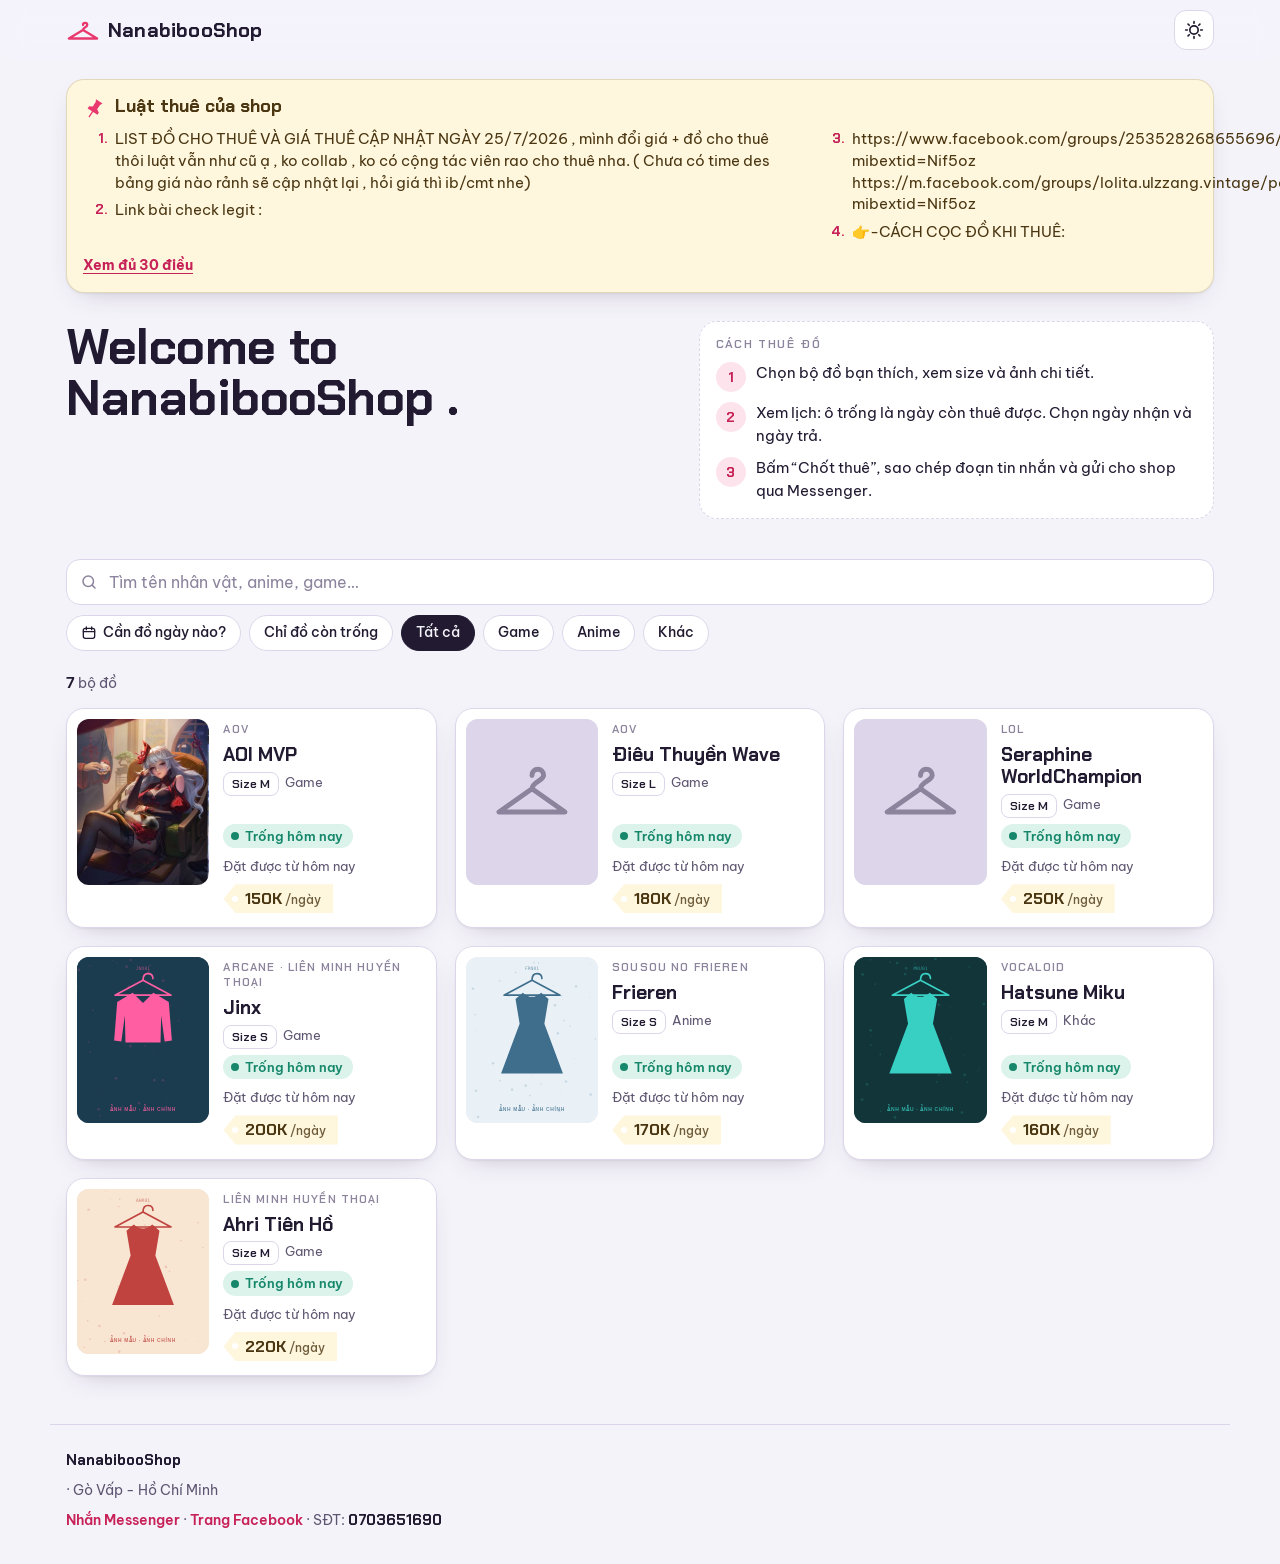
<file: index.html>
<!doctype html>
<html lang="vi">
<head>
  <meta charset="utf-8">
  <meta name="viewport" content="width=device-width, initial-scale=1, viewport-fit=cover">
  <title>NanabibooShop</title>
  <meta name="description" content="NanabibooShop — cho thuê đồ cosplay anime & game theo ngày. Xem lịch trống và chốt thuê qua Messenger.">
  <meta name="theme-color" content="#F5F3FA" media="(prefers-color-scheme: light)">
  <meta name="theme-color" content="#14111C" media="(prefers-color-scheme: dark)">
  <link rel="icon" href="data:image/svg+xml,%3Csvg xmlns='http://www.w3.org/2000/svg' viewBox='0 0 64 64'%3E%3Crect width='64' height='64' rx='16' fill='%23E8386D'/%3E%3Cpath d='M32 18c0-5 7-5 7 0 0 3-7 4-7 8L12 40h40L32 26' fill='none' stroke='white' stroke-width='5' stroke-linecap='round' stroke-linejoin='round'/%3E%3C/svg%3E">
  <link rel="preconnect" href="https://fonts.googleapis.com">
  <link rel="preconnect" href="https://fonts.gstatic.com" crossorigin>
  <link rel="stylesheet" href="https://fonts.googleapis.com/css2?family=Be+Vietnam+Pro:wght@400;500;600;700&family=Chakra+Petch:wght@500;600;700&display=swap">
  <link rel="stylesheet" href="css/style.css">
</head>
<body>
  <header class="topbar">
    <div class="topbar__in">
      <a class="brand" href="#/" aria-label="Về trang chủ">
        <svg class="brand__hanger" viewBox="0 0 48 32" aria-hidden="true"><path d="M24 9c0-4 6-4 6 0 0 3-6 3.5-6 7L4 28h40L24 16" fill="none" stroke="currentColor" stroke-width="3.2" stroke-linecap="round" stroke-linejoin="round"/></svg>
        <span class="brand__name" id="brandName">NanabibooShop</span>
      </a>
      <button class="icon-btn" id="themeBtn" type="button" aria-label="Đổi giao diện sáng/tối">
        <svg viewBox="0 0 24 24" aria-hidden="true"><path class="sun" d="M12 4V2m0 20v-2m8-8h2M2 12h2m13.7-5.7 1.4-1.4M4.9 19.1l1.4-1.4m0-11.4L4.9 4.9m14.2 14.2-1.4-1.4M12 17a5 5 0 1 0 0-10 5 5 0 0 0 0 10Z" fill="none" stroke="currentColor" stroke-width="2" stroke-linecap="round"/><path class="moon" d="M20 14.5A8 8 0 0 1 9.5 4 8 8 0 1 0 20 14.5Z" fill="none" stroke="currentColor" stroke-width="2" stroke-linejoin="round"/></svg>
      </button>
    </div>
  </header>

  <main id="app" class="wrap"></main>

  <footer class="footer wrap" id="footer"></footer>

  <!-- Hộp chốt thuê -->
  <dialog class="sheet" id="bookSheet" aria-labelledby="bookTitle">
    <div class="sheet__grab" aria-hidden="true"></div>
    <div class="sheet__head">
      <h2 id="bookTitle">Gửi tin nhắn chốt thuê</h2>
      <button class="icon-btn" type="button" data-close aria-label="Đóng">
        <svg viewBox="0 0 24 24" aria-hidden="true"><path d="M6 6l12 12M18 6 6 18" stroke="currentColor" stroke-width="2.2" stroke-linecap="round"/></svg>
      </button>
    </div>
    <ol class="sheet__steps">
      <li>Bấm <b>Sao chép</b> để copy đoạn tin nhắn bên dưới.</li>
      <li>Mở Messenger của shop và <b>dán</b> vào khung chat rồi gửi.</li>
      <li>Shop sẽ trả lời xác nhận lịch và hướng dẫn đặt cọc.</li>
    </ol>
    <label class="sr-only" for="bookText">Nội dung tin nhắn</label>
    <textarea id="bookText" class="sheet__text" rows="11" readonly></textarea>
    <div class="sheet__actions">
      <button class="btn btn--ghost" type="button" id="copyBtn">
        <svg viewBox="0 0 24 24" aria-hidden="true"><rect x="8" y="8" width="12" height="12" rx="2.5" fill="none" stroke="currentColor" stroke-width="2"/><path d="M16 8V6a2 2 0 0 0-2-2H6a2 2 0 0 0-2 2v8a2 2 0 0 0 2 2h2" fill="none" stroke="currentColor" stroke-width="2"/></svg>
        <span>Sao chép</span>
      </button>
      <a class="btn btn--primary" id="messengerBtn" href="#" target="_blank" rel="noopener">
        <svg viewBox="0 0 24 24" aria-hidden="true"><path d="M12 2.5C6.6 2.5 2.5 6.4 2.5 11.4c0 2.7 1.2 5 3.2 6.6V21l3-1.6c1 .3 2.1.4 3.3.4 5.4 0 9.5-3.9 9.5-8.9S17.4 2.5 12 2.5Zm1 11.9-2.4-2.6-4.7 2.6 5.2-5.5 2.5 2.6 4.6-2.6-5.2 5.5Z" fill="currentColor"/></svg>
        <span>Sao chép &amp; mở Messenger</span>
      </a>
    </div>
  </dialog>

  <!-- Xem ảnh lớn -->
  <dialog class="lightbox" id="lightbox" aria-label="Xem ảnh">
    <img id="lbImg" alt="">
    <button class="lb-btn lb-prev" type="button" aria-label="Ảnh trước">‹</button>
    <button class="lb-btn lb-next" type="button" aria-label="Ảnh sau">›</button>
    <button class="lb-btn lb-close" type="button" data-close aria-label="Đóng">✕</button>
    <p class="lb-count" id="lbCount"></p>
  </dialog>

  <div class="toast" id="toast" role="status" aria-live="polite"></div>

  <!-- Luôn tải data.js mới nhất (tránh trình duyệt / GitHub giữ bản cũ) -->
  <script>document.write('<script src="data.js?v=' + Date.now() + '"><\/script>');</script>
  <script src="js/common.js"></script>
  <script src="js/app.js"></script>
</body>
</html>
</file>
<file: css/style.css>
/* ============ NanabibooShop — giao diện ============ */
:root {
  --bg: #F5F3FA;
  --surface: #FFFFFF;
  --surface-2: #EEEAF6;
  --ink: #211A31;
  --ink-2: #5E5670;
  --ink-3: #8C849D;
  --line: #DDD6EA;
  --accent: #E8386D;
  --accent-2: #C72257;
  --accent-ink: #FFFFFF;
  --accent-soft: #FDE3EB;
  --tag: #FFF6DE;
  --tag-ink: #4A3712;
  --free: #16876A;
  --free-soft: #DBF3EA;
  --busy: #CF3A55;
  --busy-soft: #FBE1E6;
  --clean: #A8700A;
  --clean-soft: #FAEFD3;
  --shadow: 0 1px 2px rgba(33, 26, 49, .06), 0 10px 28px -14px rgba(33, 26, 49, .28);
  --shadow-lift: 0 2px 4px rgba(33, 26, 49, .06), 0 18px 36px -16px rgba(33, 26, 49, .38);
  --r: 18px;
  --r-sm: 12px;
  --f-display: "Chakra Petch", "Be Vietnam Pro", system-ui, sans-serif;
  --f-body: "Be Vietnam Pro", system-ui, -apple-system, "Segoe UI", Roboto, sans-serif;
  --ease: cubic-bezier(.2, .8, .2, 1);
  color-scheme: light;
}
@media (prefers-color-scheme: dark) {
  :root:not([data-theme="light"]) {
    --bg: #14111C; --surface: #1D1928; --surface-2: #272136; --ink: #F2EEF9; --ink-2: #B3AAC6; --ink-3: #847B97;
    --line: #342D45; --accent: #FF5C8A; --accent-2: #FF7FA3; --accent-ink: #1A0D14; --accent-soft: #3B1D2B;
    --tag: #2E2638; --tag-ink: #F6DDA6; --free: #43D1A3; --free-soft: #16322A; --busy: #FF7087; --busy-soft: #3A1C25;
    --clean: #EDB54A; --clean-soft: #362B13;
    --shadow: 0 1px 2px rgba(0, 0, 0, .3), 0 12px 30px -16px rgba(0, 0, 0, .7);
    --shadow-lift: 0 2px 4px rgba(0, 0, 0, .3), 0 20px 40px -16px rgba(0, 0, 0, .8);
    color-scheme: dark;
  }
}
:root[data-theme="dark"] {
  --bg: #14111C; --surface: #1D1928; --surface-2: #272136; --ink: #F2EEF9; --ink-2: #B3AAC6; --ink-3: #847B97;
  --line: #342D45; --accent: #FF5C8A; --accent-2: #FF7FA3; --accent-ink: #1A0D14; --accent-soft: #3B1D2B;
  --tag: #2E2638; --tag-ink: #F6DDA6; --free: #43D1A3; --free-soft: #16322A; --busy: #FF7087; --busy-soft: #3A1C25;
  --clean: #EDB54A; --clean-soft: #362B13;
  --shadow: 0 1px 2px rgba(0, 0, 0, .3), 0 12px 30px -16px rgba(0, 0, 0, .7);
  --shadow-lift: 0 2px 4px rgba(0, 0, 0, .3), 0 20px 40px -16px rgba(0, 0, 0, .8);
  color-scheme: dark;
}

*, *::before, *::after { box-sizing: border-box; }
html { -webkit-text-size-adjust: 100%; scroll-behavior: smooth; }
body {
  margin: 0;
  background: var(--bg);
  color: var(--ink);
  font: 400 15px/1.55 var(--f-body);
  -webkit-font-smoothing: antialiased;
  min-height: 100vh;
  display: flex;
  flex-direction: column;
}
img { max-width: 100%; display: block; }
button, input, select, textarea { font: inherit; color: inherit; }
a { color: inherit; }
:focus-visible { outline: 3px solid var(--accent); outline-offset: 2px; border-radius: 6px; }
.sr-only { position: absolute; width: 1px; height: 1px; overflow: hidden; clip: rect(0 0 0 0); white-space: nowrap; }
[hidden] { display: none !important; }

.wrap { width: 100%; max-width: 1180px; margin-inline: auto; padding-inline: 16px; }
main.wrap { flex: 1; padding-block: 8px 48px; }

/* ---------- Thanh trên ---------- */
.topbar {
  position: sticky; top: 0; z-index: 20;
  padding-top: env(safe-area-inset-top, 0px);
  background: color-mix(in srgb, var(--bg) 82%, transparent);
  backdrop-filter: saturate(1.4) blur(12px);
  -webkit-backdrop-filter: saturate(1.4) blur(12px);
  border-bottom: 1px solid transparent;
  transition: border-color .2s;
}
.topbar.is-scrolled { border-bottom-color: var(--line); }
.topbar__in { max-width: 1180px; margin-inline: auto; padding: 10px 16px; display: flex; align-items: center; justify-content: space-between; gap: 12px; }
.brand { display: inline-flex; align-items: center; gap: 8px; text-decoration: none; }
.brand__hanger { width: 34px; height: 24px; color: var(--accent); transform-origin: 50% 20%; }
.brand:hover .brand__hanger { animation: swing .9s var(--ease); }
.brand__name { font: 700 20px/1 var(--f-display); letter-spacing: .01em; }
.icon-btn {
  width: 40px; height: 40px; border-radius: 12px; border: 1px solid var(--line);
  background: var(--surface); display: grid; place-items: center; cursor: pointer; flex: none;
  transition: transform .15s var(--ease), background .2s;
}
.icon-btn:hover { background: var(--surface-2); }
.icon-btn:active { transform: scale(.92); }
.icon-btn svg { width: 20px; height: 20px; }
#themeBtn .moon { display: none; }
:root[data-theme="dark"] #themeBtn .sun { display: none; }
:root[data-theme="dark"] #themeBtn .moon { display: inline; }

/* ---------- Trang chủ ---------- */
.hero { padding-block: 14px 6px; display: grid; gap: 16px; }
.hero h1 {
  margin: 0; font: 700 clamp(28px, 7.4vw, 50px)/1.02 var(--f-display);
  letter-spacing: -.01em; text-wrap: balance; max-width: 16ch;
}
.hero h1 em { font-style: normal; color: var(--accent); }
.hero__sub { margin: 0; color: var(--ink-2); max-width: 52ch; }

.howto {
  background: var(--surface); border: 1.5px dashed var(--line); border-radius: var(--r);
  padding: 16px; display: grid; gap: 12px;
}
.howto__title { margin: 0; font: 600 12px/1 var(--f-display); letter-spacing: .14em; text-transform: uppercase; color: var(--ink-3); }
.howto ol { list-style: none; margin: 0; padding: 0; display: grid; gap: 10px; counter-reset: s; }
.howto li { counter-increment: s; display: grid; grid-template-columns: 30px 1fr; gap: 10px; align-items: start; font-size: 14.5px; }
.howto li::before {
  content: counter(s); width: 30px; height: 30px; border-radius: 50%;
  display: grid; place-items: center; font: 700 14px/1 var(--f-display);
  background: var(--accent-soft); color: var(--accent-2);
}

@media (min-width: 900px) {
  .hero { grid-template-columns: minmax(0, 1.15fr) minmax(0, 1fr); align-items: center; column-gap: 40px; padding-block: 28px 8px; }
  .hero h1, .hero__sub { grid-column: 1; }
  .hero .howto { grid-column: 2; grid-row: 1 / span 2; }
}

/* Luật thuê (ghim đầu trang) */
.rules {
  position: relative; margin-top: 10px; padding: 16px 16px 14px; border-radius: var(--r);
  background: var(--tag); color: var(--tag-ink);
  border: 1px solid color-mix(in srgb, var(--tag-ink) 16%, transparent);
  box-shadow: var(--shadow); display: grid; gap: 10px;
}
.rules__head { display: flex; align-items: center; flex-wrap: wrap; gap: 8px 10px; }
.rules__pin { width: 22px; height: 22px; color: var(--accent); flex: none; transform: rotate(-12deg); transform-origin: 70% 30%; }
.rules:hover .rules__pin { animation: swing .9s var(--ease); }
.rules__head h2 { margin: 0; font: 700 18px/1.2 var(--f-display); }
.rules__tag { font: 600 11px/1 var(--f-display); letter-spacing: .12em; text-transform: uppercase; padding: 5px 8px; border-radius: 999px; background: color-mix(in srgb, var(--tag-ink) 10%, transparent); }
.rules__list { margin: 0; padding: 0; list-style: none; counter-reset: r; display: grid; gap: 6px; }
.rules__list li { counter-increment: r; display: grid; grid-template-columns: 24px 1fr; gap: 8px; font-size: 14.5px; line-height: 1.5; }
.rules__list li::before { content: counter(r) "."; font: 700 14px/1.5 var(--f-display); color: var(--accent-2); text-align: right; }
.rules.is-collapsed .rules__list li:nth-child(n+5) { display: none; }
.rules__more { justify-self: start; border: 0; background: none; padding: 2px 0; font-weight: 700; font-size: 14px; color: var(--accent-2); cursor: pointer; text-decoration: underline; text-underline-offset: 3px; }
@media (min-width: 520px) { .rules__tag { margin-left: auto; } }
@media (min-width: 720px) { .rules__list { display: block; columns: 2; column-gap: 32px; } .rules__list li { break-inside: avoid; margin-bottom: 6px; } }

/* Bộ lọc */
.filters { position: sticky; top: calc(env(safe-area-inset-top, 0px) + 60px); z-index: 10; margin-top: 22px; padding-block: 10px; background: var(--bg); display: grid; gap: 10px; }
.search { position: relative; }
.search svg { position: absolute; left: 14px; top: 50%; width: 18px; height: 18px; transform: translateY(-50%); color: var(--ink-3); pointer-events: none; }
.search input {
  width: 100%; height: 46px; border-radius: 14px; border: 1px solid var(--line); background: var(--surface);
  padding: 0 14px 0 42px; font-size: 16px;
}
.search input::placeholder { color: var(--ink-3); }
.filter-row { display: flex; gap: 8px; overflow-x: auto; scrollbar-width: none; padding-bottom: 2px; align-items: center; }
.filter-row::-webkit-scrollbar { display: none; }
.chip {
  flex: none; height: 36px; padding: 0 14px; border-radius: 999px; border: 1px solid var(--line);
  background: var(--surface); cursor: pointer; font-weight: 500; font-size: 14px; white-space: nowrap;
  display: inline-flex; align-items: center; gap: 6px;
  transition: background .2s, color .2s, border-color .2s, transform .15s var(--ease);
}
.chip:active { transform: scale(.95); }
.chip[aria-pressed="true"] { background: var(--ink); color: var(--bg); border-color: var(--ink); }
.chip--date { position: relative; }
.chip--date input { position: absolute; inset: 0; opacity: 0; cursor: pointer; width: 100%; }
.chip--date.is-set { background: var(--accent); color: var(--accent-ink); border-color: var(--accent); }
.chip svg { width: 16px; height: 16px; }
.chip__x { display: none; margin-left: 2px; width: 18px; height: 18px; border-radius: 50%; background: color-mix(in srgb, currentColor 20%, transparent); place-items: center; font-size: 12px; line-height: 1; position: relative; z-index: 2; }
.chip--date.is-set .chip__x { display: inline-grid; }

.list-meta { display: flex; justify-content: space-between; align-items: baseline; gap: 12px; margin: 8px 0 12px; color: var(--ink-2); font-size: 14px; }
.list-meta b { color: var(--ink); font-family: var(--f-display); font-size: 16px; }

/* Lưới sản phẩm */
.grid { display: grid; gap: 14px; grid-template-columns: 1fr; }
@media (min-width: 720px) { .grid { grid-template-columns: repeat(2, 1fr); gap: 18px; } }
@media (min-width: 1100px) { .grid { grid-template-columns: repeat(3, 1fr); } }

.card {
  position: relative; display: grid; grid-template-columns: 38% 1fr; gap: 14px;
  background: var(--surface); border-radius: var(--r); padding: 10px; text-decoration: none;
  box-shadow: var(--shadow); border: 1px solid var(--line);
  transition: transform .25s var(--ease), box-shadow .25s var(--ease);
  animation: rise .5s var(--ease) both; animation-delay: calc(var(--i, 0) * 50ms);
}
.card:hover { transform: translateY(-3px); box-shadow: var(--shadow-lift); }
.card:active { transform: scale(.985); }
.card__img { aspect-ratio: 4 / 5; border-radius: var(--r-sm); overflow: hidden; background: var(--surface-2); max-width: 100%; }
.card__img img { width: 100%; height: 100%; object-fit: cover; transition: transform .5s var(--ease); }
.card:hover .card__img img { transform: scale(1.05); }
.card__body { display: flex; flex-direction: column; gap: 6px; min-width: 0; padding: 4px 2px 4px 0; }
.eyebrow { font: 600 11.5px/1.3 var(--f-display); letter-spacing: .1em; text-transform: uppercase; color: var(--ink-3); overflow-wrap: anywhere; }
.card__name { margin: 0; font: 700 19px/1.15 var(--f-display); text-wrap: balance; overflow-wrap: anywhere; }
.card__meta { display: flex; flex-wrap: wrap; gap: 6px; font-size: 13px; color: var(--ink-2); }
.size { display: inline-flex; align-items: center; gap: 4px; border: 1px solid var(--line); border-radius: 8px; padding: 1px 8px; font: 600 12.5px/1.6 var(--f-display); color: var(--ink); }
.card__foot { margin-top: auto; display: flex; flex-direction: column; align-items: flex-start; gap: 8px; }

.status { display: inline-flex; align-items: center; gap: 6px; padding: 4px 10px 4px 8px; border-radius: 999px; font-size: 12.5px; font-weight: 600; line-height: 1.3; }
.status::before { content: ""; width: 8px; height: 8px; border-radius: 50%; background: currentColor; flex: none; }
.status--free { background: var(--free-soft); color: var(--free); }
.status--free::before { animation: pulse 2s ease-in-out infinite; }
.status--busy { background: var(--busy-soft); color: var(--busy); }
.status--clean { background: var(--clean-soft); color: var(--clean); }
.status--soon { background: var(--clean-soft); color: var(--clean); }
.status--none { background: var(--surface-2); color: var(--ink-2); }

/* Thẻ giá dạng mác treo đồ */
.pricetag {
  position: relative; display: inline-flex; align-items: baseline; gap: 3px;
  background: var(--tag); color: var(--tag-ink); padding: 5px 12px 5px 22px;
  font: 700 16px/1.2 var(--f-display);
  clip-path: polygon(12px 0, 100% 0, 100% 100%, 12px 100%, 0 50%);
  transform-origin: 0 50%; transition: transform .35s var(--ease);
}
.pricetag::before { content: ""; position: absolute; left: 9px; top: 50%; width: 6px; height: 6px; margin-top: -3px; border-radius: 50%; background: var(--surface); }
.pricetag small { font: 500 12px/1 var(--f-body); opacity: .8; }
.card:hover .pricetag { transform: rotate(-4deg); }

.empty { text-align: center; padding: 48px 16px; color: var(--ink-2); display: grid; gap: 10px; justify-items: center; }
.empty svg { width: 64px; height: 44px; color: var(--ink-3); }

/* ---------- Trang chi tiết ---------- */
.back { display: inline-flex; align-items: center; gap: 6px; margin: 6px 0 14px; text-decoration: none; font-weight: 600; font-size: 14px; color: var(--ink-2); padding: 6px 10px 6px 4px; border-radius: 10px; }
.back:hover { color: var(--ink); background: var(--surface-2); }
.back svg { width: 18px; height: 18px; transition: transform .2s var(--ease); }
.back:hover svg { transform: translateX(-3px); }

.detail { display: grid; gap: 22px; animation: fadeIn .35s var(--ease) both; }
.d-top { display: grid; grid-template-columns: 44% 1fr; gap: 14px; align-items: start; }
.d-cover { aspect-ratio: 4 / 5; border-radius: var(--r); overflow: hidden; background: var(--surface-2); cursor: zoom-in; box-shadow: var(--shadow); padding: 0; border: 0; width: 100%; max-width: 100%; }
.d-cover img { width: 100%; height: 100%; object-fit: cover; }
.d-info { display: flex; flex-direction: column; gap: 8px; min-width: 0; }
.d-info h1 { margin: 0; font: 700 clamp(22px, 6vw, 38px)/1.08 var(--f-display); text-wrap: balance; overflow-wrap: anywhere; }
.d-code { font: 500 12px/1 var(--f-display); letter-spacing: .08em; color: var(--ink-3); }
.d-price { display: flex; flex-wrap: wrap; gap: 6px 10px; align-items: center; }
.d-deposit { font-size: 13px; color: var(--ink-2); }

.panel { background: var(--surface); border: 1px solid var(--line); border-radius: var(--r); padding: 16px; display: grid; gap: 12px; }
.panel h2 { margin: 0; font: 700 18px/1.2 var(--f-display); }
.panel__sub { margin: -6px 0 0; font-size: 13.5px; color: var(--ink-2); }

.avail { display: grid; gap: 4px; padding: 14px 16px; border-radius: var(--r); }
.avail--free { background: var(--free-soft); }
.avail--busy { background: var(--busy-soft); }
.avail--clean { background: var(--clean-soft); }
.avail--soon { background: var(--clean-soft); }
.avail--none { background: var(--surface-2); }
.avail--soon .avail__big { color: var(--clean); }
.avail--none .avail__big { color: var(--ink-2); }
.avail__big { font: 700 18px/1.25 var(--f-display); }
.avail--free .avail__big { color: var(--free); }
.avail--busy .avail__big { color: var(--busy); }
.avail--clean .avail__big { color: var(--clean); }
.avail__small { font-size: 13.5px; color: var(--ink-2); }

.specs { margin: 0; display: grid; gap: 0; }
.specs > div { display: grid; grid-template-columns: 96px 1fr; gap: 10px; padding: 9px 0; border-top: 1px dashed var(--line); font-size: 14px; }
.specs > div:first-child { border-top: 0; padding-top: 0; }
.specs dt { color: var(--ink-3); }
.specs dd { margin: 0; }
.includes { display: flex; flex-wrap: wrap; gap: 6px; }
.includes span { font-size: 13px; padding: 3px 10px; border-radius: 8px; background: var(--surface-2); }

.gallery { display: grid; gap: 12px; }
.gallery h2 { margin: 0; font: 700 18px/1.2 var(--f-display); }
.gallery__list { display: grid; gap: 10px; grid-template-columns: repeat(2, minmax(0, 1fr)); }
.gallery__list.is-single { grid-template-columns: minmax(0, 520px); justify-content: center; }
.gallery__item { width: 100%; aspect-ratio: 4 / 5; border-radius: var(--r); overflow: hidden; background: var(--surface-2); cursor: zoom-in; padding: 0; border: 0; box-shadow: var(--shadow); max-width: 100%; }
.gallery__item img { width: 100%; height: 100%; object-fit: cover; transition: transform .5s var(--ease); }
.gallery__item:hover img { transform: scale(1.03); }

/* Lịch */
.cal { display: grid; gap: 10px; }
.cal__head { display: flex; align-items: center; justify-content: space-between; gap: 8px; }
.cal__month { font: 700 16px/1 var(--f-display); text-transform: capitalize; }
.cal__nav { display: flex; gap: 6px; }
.cal__nav .icon-btn { width: 36px; height: 36px; }
.cal__nav .icon-btn:disabled { opacity: .35; cursor: default; }
.cal__grid { display: grid; grid-template-columns: repeat(7, 1fr); gap: 4px; }
.cal__wd { text-align: center; font: 600 11.5px/2 var(--f-display); color: var(--ink-3); letter-spacing: .04em; }
.day {
  position: relative; height: clamp(38px, 11vw, 46px); border-radius: 10px; border: 0;
  background: transparent; font: 600 14px/1 var(--f-display); font-variant-numeric: tabular-nums;
  display: grid; place-items: center; cursor: pointer; transition: background .15s, transform .12s var(--ease), color .15s;
}
.day:hover:not(:disabled) { background: var(--surface-2); }
.day:active:not(:disabled) { transform: scale(.9); }
.day.is-past { color: var(--ink-3); opacity: .45; cursor: default; }
.day.is-booked { color: var(--busy); cursor: not-allowed; background: repeating-linear-gradient(-45deg, var(--busy-soft) 0 5px, transparent 5px 9px); text-decoration: line-through; }
.day.is-clean { color: var(--clean); cursor: not-allowed; background: var(--clean-soft); }
.day.is-free { background: var(--free-soft); color: var(--free); }
.day.is-free:not(.is-in):hover:not(:disabled) { background: color-mix(in srgb, var(--free) 22%, var(--surface)); }
.day.is-closed { color: var(--ink-3); opacity: .5; cursor: not-allowed; }
.day.is-today::after { content: ""; position: absolute; bottom: 5px; width: 4px; height: 4px; border-radius: 50%; background: var(--accent); }
.day.is-in { background: var(--accent-soft); color: var(--accent-2); border-radius: 4px; }
.day.is-start, .day.is-end { background: var(--accent); color: var(--accent-ink); }
.day.is-start { border-radius: 10px 4px 4px 10px; }
.day.is-end { border-radius: 4px 10px 10px 4px; }
.day.is-start.is-end { border-radius: 10px; }
.day.is-start:hover:not(:disabled), .day.is-end:hover:not(:disabled) { background: var(--accent); color: var(--accent-ink); }
.day.is-start, .day.is-end { animation: pop .25s var(--ease); }
.legend { display: flex; flex-wrap: wrap; gap: 6px 14px; font-size: 12.5px; color: var(--ink-2); }
.legend span { display: inline-flex; align-items: center; gap: 6px; }
.legend i { width: 14px; height: 14px; border-radius: 4px; display: inline-block; border: 1px solid var(--line); }
.legend .lg-free { background: var(--surface); }
.legend .lg-booked { background: repeating-linear-gradient(-45deg, var(--busy-soft) 0 3px, var(--surface) 3px 6px); border-color: var(--busy-soft); }
.legend .lg-clean { background: var(--clean-soft); border-color: var(--clean-soft); }
.legend .lg-free { background: var(--free-soft); border-color: var(--free-soft); }
.legend .lg-closed { background: var(--surface); opacity: .6; }
.legend .lg-pick { background: var(--accent); border-color: var(--accent); }

/* Form chốt thuê */
.pick { display: grid; grid-template-columns: 1fr 1fr; gap: 8px; }
.pick__box { border: 1.5px solid var(--line); border-radius: var(--r-sm); padding: 8px 12px; display: grid; gap: 2px; transition: border-color .2s; min-width: 0; }
.pick__box.is-active { border-color: var(--accent); }
.pick__lbl { font-size: 12px; color: var(--ink-3); }
.pick__val { font: 700 16px/1.25 var(--f-display); }
.pick__val small { display: block; font: 400 12px/1.3 var(--f-body); color: var(--ink-2); }
.field { display: grid; gap: 6px; min-width: 0; }
.field input, .field textarea, .field select { min-width: 0; max-width: 100%; }
.field label { font-size: 13px; font-weight: 600; color: var(--ink-2); }
.field input, .field textarea {
  width: 100%; border: 1px solid var(--line); border-radius: var(--r-sm); background: var(--bg);
  padding: 11px 12px; font-size: 16px;
}
.field textarea { resize: vertical; min-height: 64px; }
.fields2 { display: grid; gap: 10px; grid-template-columns: 1fr; }
@media (min-width: 520px) { .fields2 { grid-template-columns: 1fr 1fr; } }
.summary { display: grid; gap: 6px; padding: 12px 14px; border-radius: var(--r-sm); background: var(--surface-2); font-size: 14px; }
.summary div { display: flex; justify-content: space-between; gap: 10px; }
.summary b { font-family: var(--f-display); font-variant-numeric: tabular-nums; }
.summary .total { font-size: 16px; padding-top: 6px; border-top: 1px dashed var(--line); }
.hint { font-size: 13px; color: var(--ink-2); margin: 0; }
.hint--warn { color: var(--busy); font-weight: 600; }

.btn {
  display: inline-flex; align-items: center; justify-content: center; gap: 8px;
  height: 50px; padding: 0 20px; border-radius: 14px; border: 0; cursor: pointer;
  font-weight: 700; font-size: 15.5px; text-decoration: none; white-space: nowrap;
  transition: transform .15s var(--ease), background .2s, box-shadow .2s, opacity .2s;
}
.btn svg { width: 20px; height: 20px; flex: none; }
.btn:active { transform: scale(.97); }
.btn--primary { background: var(--accent); color: var(--accent-ink); box-shadow: 0 8px 20px -10px var(--accent); }
.btn--primary:hover { background: var(--accent-2); }
.btn--primary:disabled { opacity: .45; cursor: not-allowed; box-shadow: none; }
.btn--ghost { background: var(--surface-2); color: var(--ink); }
.btn--ghost:hover { background: var(--line); }
.btn--block { width: 100%; }

/* Thanh chốt thuê cố định dưới màn hình (điện thoại) */
.dock {
  position: fixed; left: 0; right: 0; bottom: 0; z-index: 15;
  padding: 10px 16px calc(10px + env(safe-area-inset-bottom, 0px));
  background: color-mix(in srgb, var(--surface) 92%, transparent);
  backdrop-filter: blur(12px); -webkit-backdrop-filter: blur(12px);
  border-top: 1px solid var(--line);
  display: flex; align-items: center; gap: 12px;
  animation: slideUp .4s var(--ease) both;
}
.dock__txt { flex: 1; min-width: 0; font-size: 13px; color: var(--ink-2); line-height: 1.3; }
.dock__txt b { display: block; color: var(--ink); font: 700 16px/1.2 var(--f-display); white-space: nowrap; overflow: hidden; text-overflow: ellipsis; }
.dock .btn { height: 46px; }
body.has-dock main.wrap { padding-bottom: 110px; }

/* Máy tính: chi tiết 2 cột */
@media (min-width: 900px) {
  .detail { grid-template-columns: minmax(0, 1.05fr) minmax(0, 1fr); gap: 32px; align-items: start; }
  .d-left { display: grid; gap: 16px; }
  .d-right { position: sticky; top: calc(env(safe-area-inset-top, 0px) + 76px); display: grid; gap: 16px; }
  .dock { display: none; }
  body.has-dock main.wrap { padding-bottom: 48px; }
}
.d-left, .d-right { display: grid; gap: 16px; min-width: 0; }

/* ---------- Clip ---------- */
.card__img, .d-cover, .gallery__item { position: relative; }
.card__img video, .d-cover video { width: 100%; height: 100%; object-fit: cover; display: block; background: #000; }
.play-badge {
  position: absolute; right: 8px; bottom: 8px; width: 32px; height: 32px; border-radius: 50%;
  background: rgba(20, 14, 30, .62); color: #fff; display: grid; place-items: center; pointer-events: none;
  backdrop-filter: blur(4px); -webkit-backdrop-filter: blur(4px);
}
.play-badge svg { width: 16px; height: 16px; margin-left: 2px; }
.d-cover .play-badge { width: 52px; height: 52px; right: 50%; bottom: 50%; transform: translate(50%, 50%); }
.d-cover .play-badge svg { width: 24px; height: 24px; }
.d-cover.is-video { cursor: default; }
.m-ph { display: grid; place-items: center; width: 100%; height: 100%; background: #16121E; color: #fff; font: 700 15px/1 var(--f-display); letter-spacing: .08em; }
.gallery__item.is-wide { grid-column: 1 / -1; justify-self: center; aspect-ratio: auto; cursor: default; }
.gallery__item.is-video { width: min(100%, 460px); background: #000; }
.gallery__item.is-video video { width: 100%; max-height: 80vh; display: block; }
.gallery__item.is-embed iframe { width: 100%; height: 100%; border: 0; display: block; }
.gallery__item.is-landscape { width: 100%; aspect-ratio: 16 / 9; }
.gallery__item.is-youtube.is-vertical { width: min(100%, 360px); aspect-ratio: 9 / 16; }
.gallery__item.is-tiktok { width: min(100%, 340px); height: 740px; background: #fff; }
.gallery__item.is-link { display: grid; justify-items: center; gap: 10px; padding: 0 0 14px; width: min(100%, 340px); text-decoration: none; font-weight: 600; background: var(--surface); }
.gallery__item.is-link .m-ph { aspect-ratio: 9 / 12; }
.gallery__item.is-link .play-badge { right: 50%; bottom: auto; top: 40%; transform: translateX(50%); }

/* ---------- Hộp thoại ---------- */
dialog { color: var(--ink); }
.sheet {
  width: min(560px, 100%); max-width: 100%; max-height: 92vh; margin: auto auto 0; border: 0; padding: 8px 16px calc(16px + env(safe-area-inset-bottom, 0px));
  border-radius: 22px 22px 0 0; background: var(--surface); box-shadow: var(--shadow-lift); overflow-y: auto;
}
.sheet[open] { animation: sheetUp .38s var(--ease); display: grid; gap: 12px; }
.sheet::backdrop { background: rgba(15, 10, 25, .5); backdrop-filter: blur(2px); animation: fadeIn .3s; }
@media (min-width: 640px) { .sheet { margin: auto; border-radius: 22px; padding: 20px 22px; } .sheet[open] { animation: popIn .3s var(--ease); } .sheet__grab { display: none; } }
.sheet__grab { width: 40px; height: 4px; border-radius: 4px; background: var(--line); margin: 0 auto 4px; }
.sheet__head { display: flex; align-items: center; justify-content: space-between; gap: 10px; }
.sheet__head h2 { margin: 0; font: 700 20px/1.2 var(--f-display); }
.sheet__steps { margin: 0; padding-left: 20px; font-size: 14px; color: var(--ink-2); display: grid; gap: 4px; }
.sheet__text { width: 100%; border: 1.5px dashed var(--line); background: var(--bg); border-radius: var(--r-sm); padding: 12px; font-size: 14px; line-height: 1.55; resize: none; }
.sheet__actions { display: grid; grid-template-columns: 1fr; gap: 8px; }
@media (min-width: 480px) { .sheet__actions { grid-template-columns: auto 1fr; } }
.btn.is-done { background: var(--free-soft); color: var(--free); }

.lightbox { width: 100%; height: 100%; max-width: 100%; max-height: 100%; margin: 0; padding: 0; border: 0; background: rgba(10, 7, 16, .94); }
.lightbox[open] { display: grid; place-items: center; animation: fadeIn .25s; }
.lightbox img { max-width: min(92vw, 720px); max-height: 84vh; border-radius: 14px; object-fit: contain; animation: popIn .3s var(--ease); }
.lb-btn { position: absolute; width: 46px; height: 46px; border-radius: 50%; border: 0; background: rgba(255, 255, 255, .14); color: #fff; font-size: 28px; line-height: 1; cursor: pointer; display: grid; place-items: center; }
.lb-btn:hover { background: rgba(255, 255, 255, .26); }
.lb-prev { left: 12px; top: 50%; transform: translateY(-50%); }
.lb-next { right: 12px; top: 50%; transform: translateY(-50%); }
.lb-close { right: 12px; top: calc(12px + env(safe-area-inset-top, 0px)); font-size: 18px; }
.lb-count { position: absolute; bottom: calc(14px + env(safe-area-inset-bottom, 0px)); left: 0; right: 0; text-align: center; color: #fff; opacity: .7; margin: 0; font: 600 13px/1 var(--f-display); letter-spacing: .1em; }

.toast {
  position: fixed; left: 50%; bottom: calc(90px + env(safe-area-inset-bottom, 0px)); z-index: 100;
  transform: translate(-50%, 20px); opacity: 0; pointer-events: none;
  background: var(--ink); color: var(--bg); padding: 10px 16px; border-radius: 12px; font-size: 14px; font-weight: 500;
  max-width: calc(100% - 32px); width: max-content; text-align: center;
  transition: opacity .25s, transform .3s var(--ease);
}
.toast.show { opacity: 1; transform: translate(-50%, 0); }

/* ---------- Footer ---------- */
.footer { padding-block: 24px 32px; border-top: 1px solid var(--line); color: var(--ink-2); font-size: 13.5px; display: grid; gap: 8px; }
.footer b { font-family: var(--f-display); color: var(--ink); font-size: 15px; }
.footer a { color: var(--accent-2); font-weight: 600; text-decoration: none; }
body.has-dock .footer { padding-bottom: 110px; }
@media (min-width: 900px) { body.has-dock .footer { padding-bottom: 32px; } }

/* ---------- Chuyển động ---------- */
@keyframes rise { from { opacity: .001; transform: translateY(14px); } to { opacity: 1; transform: none; } }
@keyframes fadeIn { from { opacity: 0; } to { opacity: 1; } }
@keyframes pop { 0% { transform: scale(.8); } 60% { transform: scale(1.08); } 100% { transform: scale(1); } }
@keyframes popIn { from { opacity: 0; transform: scale(.94); } to { opacity: 1; transform: none; } }
@keyframes sheetUp { from { transform: translateY(100%); } to { transform: none; } }
@keyframes slideUp { from { transform: translateY(100%); } to { transform: none; } }
@keyframes swing { 0% { transform: rotate(0); } 25% { transform: rotate(-12deg); } 55% { transform: rotate(8deg); } 80% { transform: rotate(-3deg); } 100% { transform: rotate(0); } }
@keyframes pulse { 0%, 100% { box-shadow: 0 0 0 0 color-mix(in srgb, currentColor 50%, transparent); } 50% { box-shadow: 0 0 0 5px transparent; } }
.view-enter { animation: fadeUp .35s var(--ease) both; }
@keyframes fadeUp { from { opacity: 0; transform: translateY(10px); } to { opacity: 1; transform: none; } }

@media (prefers-reduced-motion: reduce) {
  *, *::before, *::after { animation-duration: .01ms !important; animation-iteration-count: 1 !important; transition-duration: .01ms !important; scroll-behavior: auto !important; }
}
</file>
